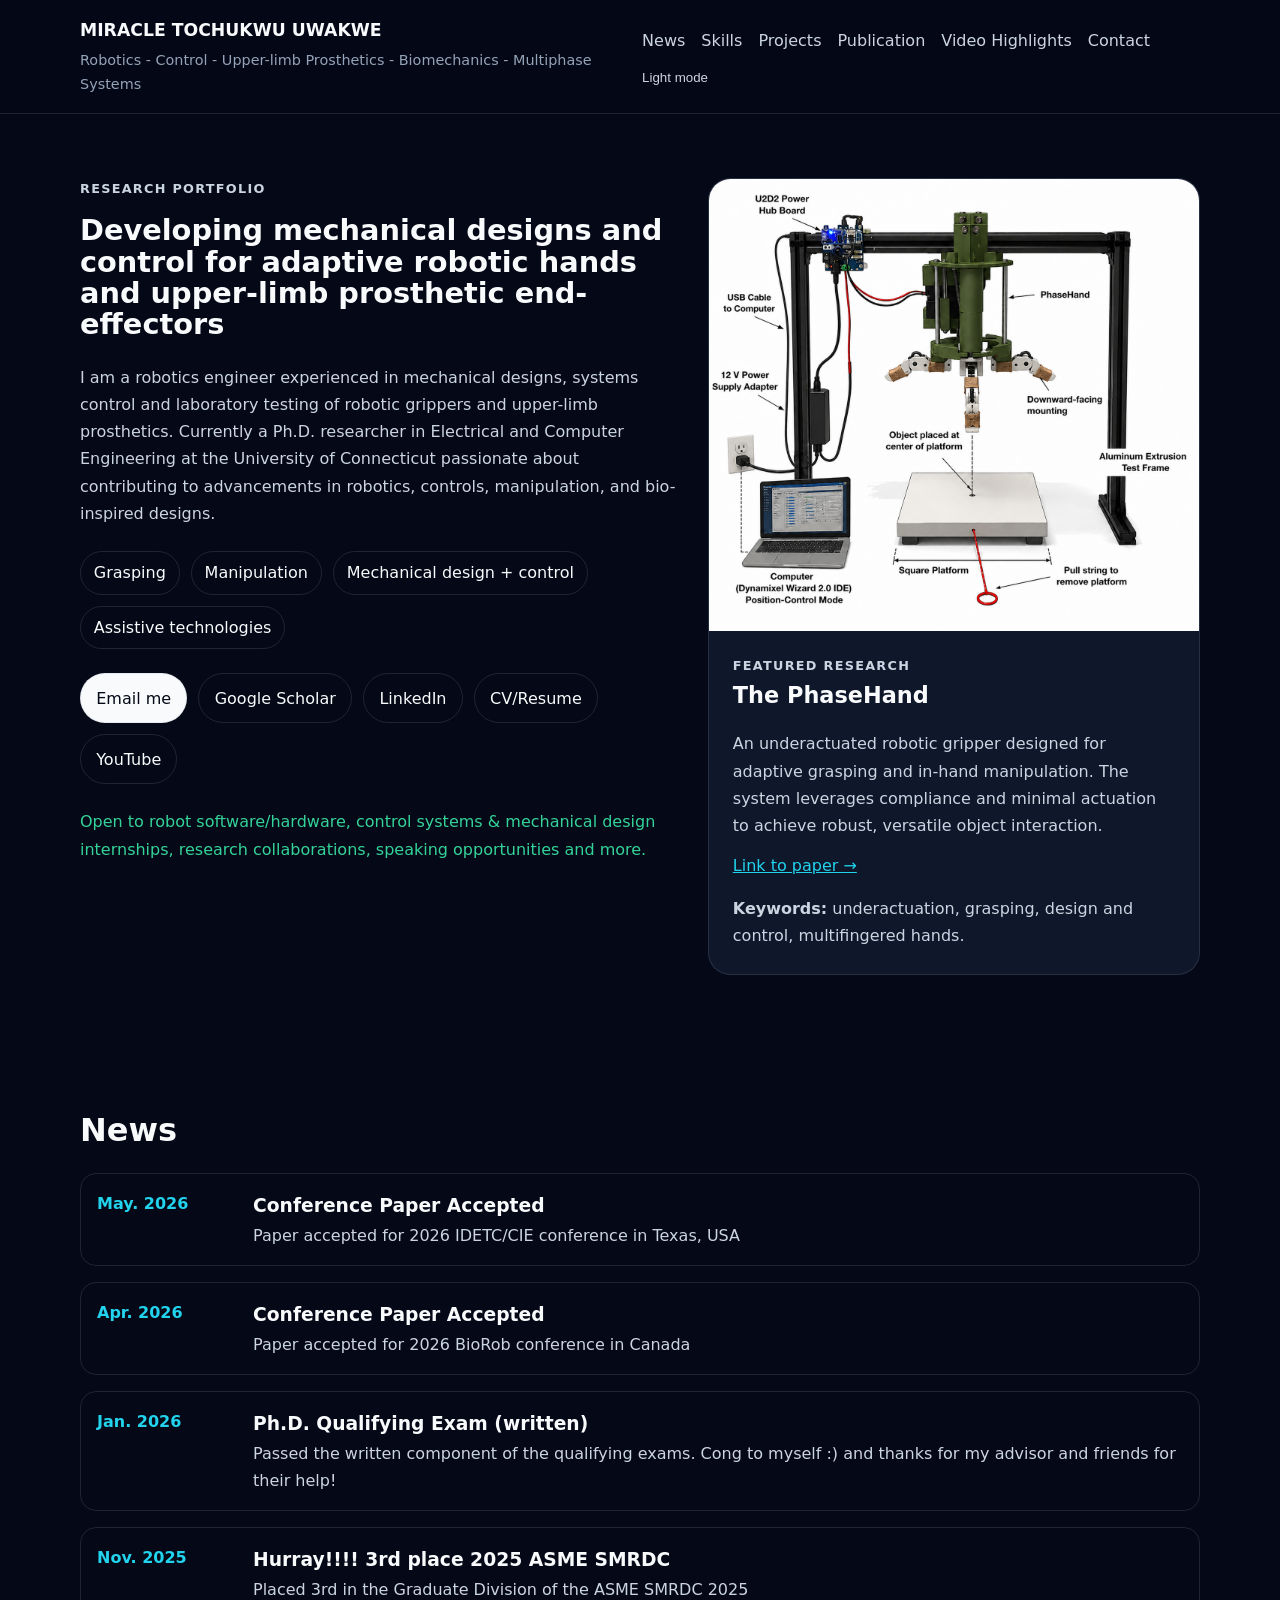
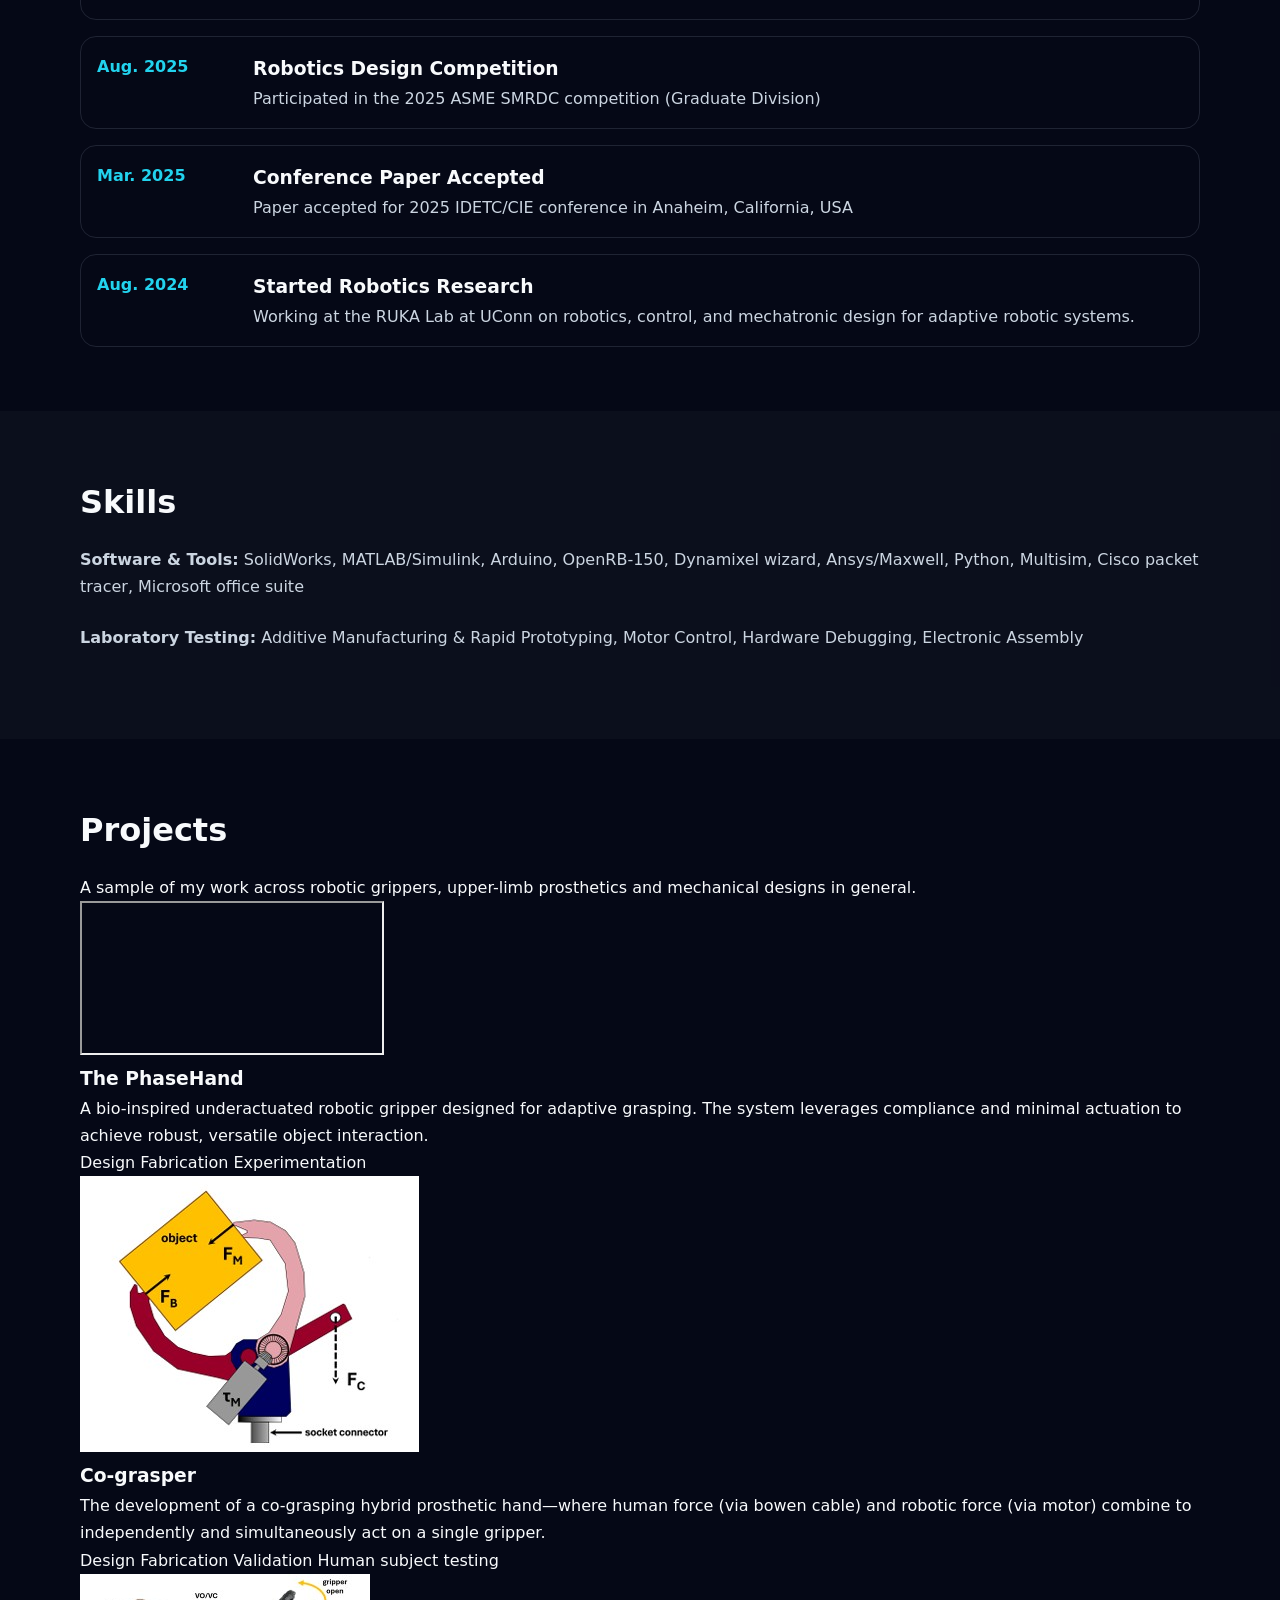
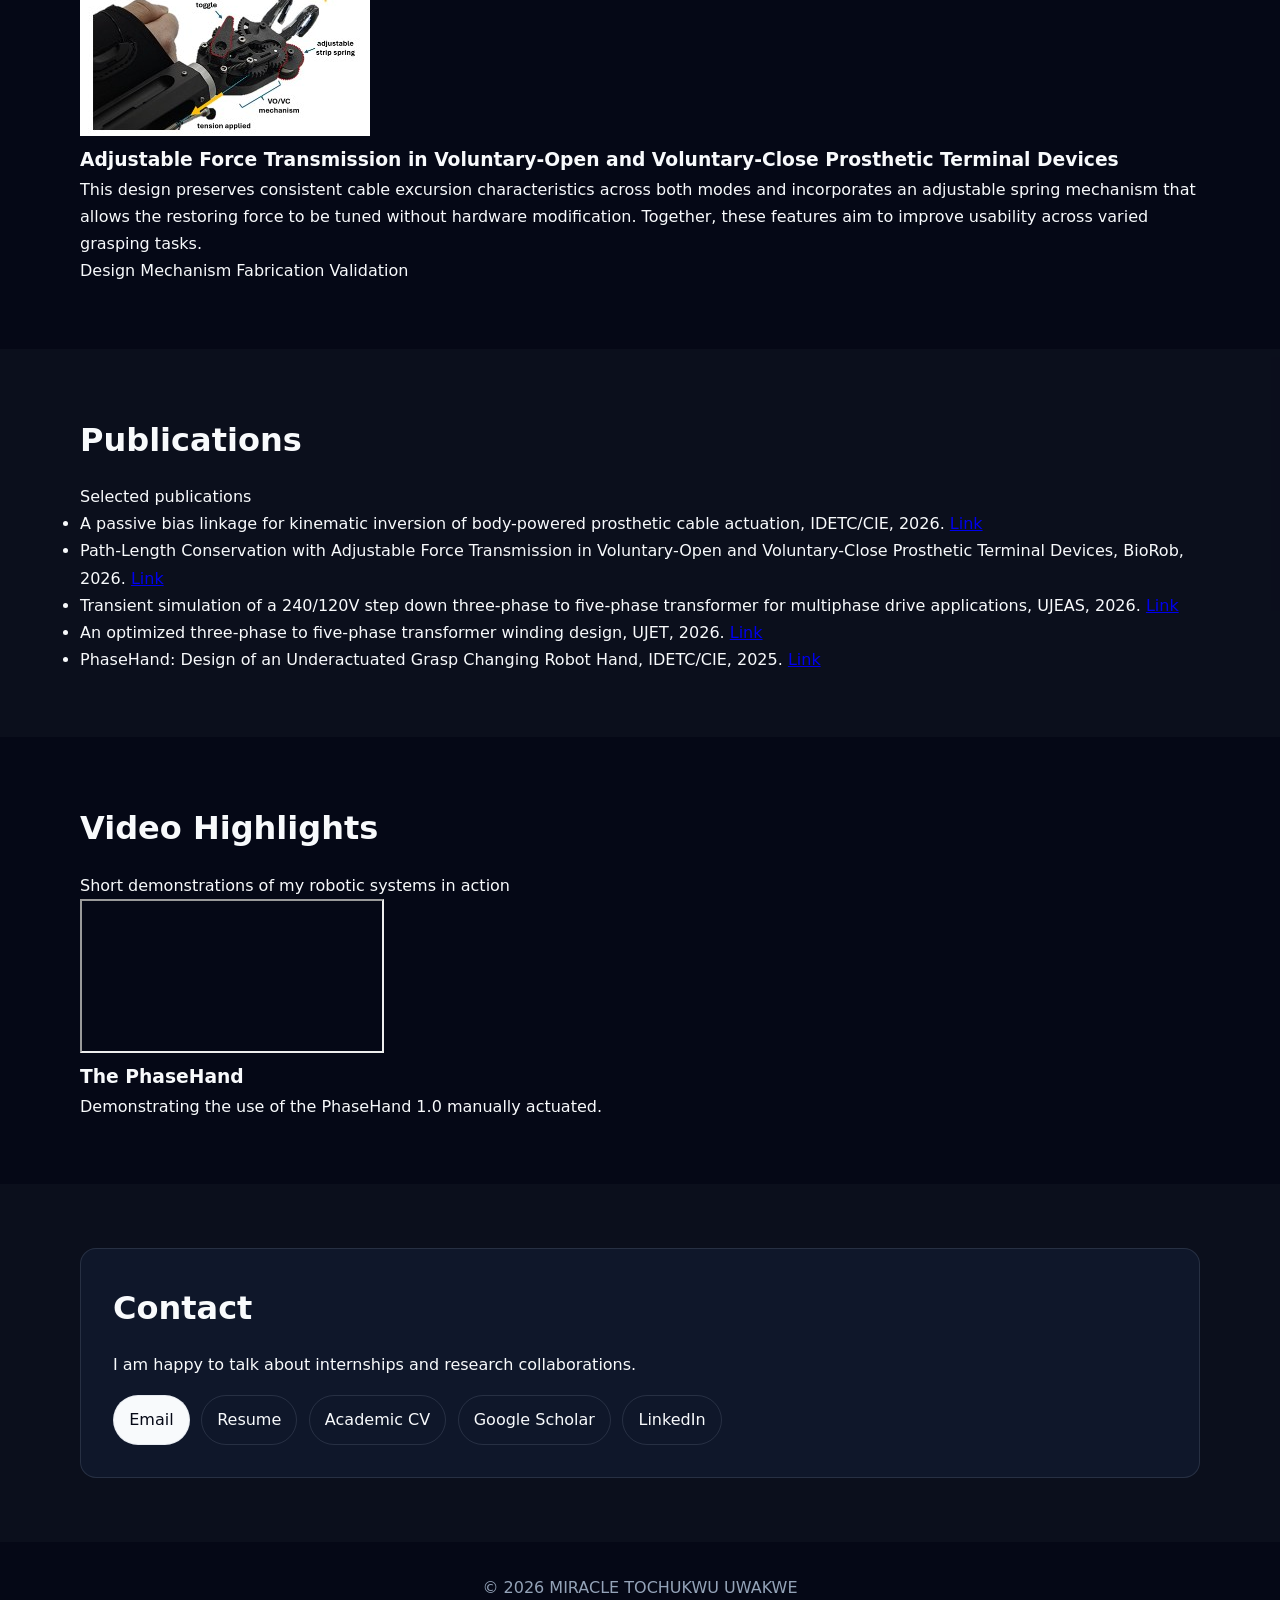
<file: index.html>
<!DOCTYPE html>
<html lang="en">
<head>
  <meta charset="UTF-8" />
  <meta name="viewport" content="width=device-width, initial-scale=1.0" />
  <title>MIRACLE TOCHUKWU UWAKWE | Robotics Portfolio</title>
  <link rel="stylesheet" href="style.css" />
</head>

<body>

<header class="header">
  <div class="container nav">

    <div>
      <a href="#top" class="name">MIRACLE TOCHUKWU UWAKWE</a>
      <p class="subtitle">Robotics - Control - Upper-limb Prosthetics - Biomechanics - Multiphase Systems</p>
    </div>

    <nav class="nav-links">
      <a href="#news">News</a>
      <a href="#skills">Skills</a>
      <a href="#projects">Projects</a>
      <a href="#publications">Publication</a>
      <a href="#videos">Video Highlights</a>
      <a href="#contact">Contact</a>
      <button class="theme-toggle" id="theme-toggle" type="button">Light mode</button>
    </nav>

  </div>
</header>

<main id="top">

  <section class="hero">
    <div class="container hero-grid">

      <div class="hero-copy">
        <p class="kicker">Research portfolio</p>

        <h1 style="font-size: 1.8rem;">
          Developing mechanical designs and control for adaptive robotic hands and upper-limb prosthetic end-effectors
        </h1>

        <p>
          I am a robotics engineer experienced in mechanical designs, systems control and laboratory testing of robotic grippers and upper-limb prosthetics. Currently a Ph.D. researcher in Electrical and Computer Engineering at the University of Connecticut passionate about contributing to advancements in robotics, controls, manipulation, and bio-inspired designs.
        </p>

        <div class="pill-row">
          <span>Grasping</span>
          <span>Manipulation</span>
          <span>Mechanical design + control</span>
          <span>Assistive technologies</span>
        </div>

        <div class="link-row">
          <a href="mailto:miracletyochu@gmail.com?subject=Hello%20Miracle">Email me</a>

          <a href="https://scholar.google.com/citations?hl=en&authuser=1&user=NnniHiMAAAAJ" target="_blank" rel="noopener noreferrer">
            Google Scholar
          </a>

          <a href="https://www.linkedin.com/in/miracle-tochukwu-uwakwe-9a6a761b4/" target="_blank" rel="noopener noreferrer">
            LinkedIn
          </a>

          <a href="https://drive.google.com/drive/folders/1wu-zCZCZrbweQvHUHX3N8q3vJa-NMtHa?usp=sharing" target="_blank" rel="noopener noreferrer">
            CV/Resume
          </a>

          <a href="https://youtube.com/@mtuwakwe?si=tB-nVACNSznYml58" target="_blank" rel="noopener noreferrer">
            YouTube
          </a>
        </div>

        <p class="availability">
          Open to robot software/hardware, control systems &amp; mechanical design internships, research collaborations, speaking opportunities and more.
        </p>
      </div>

      <article class="featured-card">
        <div class="featured-image">
       <img src="exprimentalsetup.jpg.png" alt="The PhaseHand robotic gripper">
        </div>

        <div class="featured-content">
          <p class="mini-eyebrow">Featured Research</p>

         <h2 style="font-size: 1.4rem;">The PhaseHand</h2>

          <p>
            An underactuated robotic gripper designed for adaptive grasping and in-hand manipulation. The system leverages compliance and minimal actuation to achieve robust, versatile object interaction.
          </p>

          <a href="https://asmedigitalcollection.asme.org/IDETC-CIE/proceedings-abstract/IDETC-CIE2025/89251/V005T08A049/1226084" class="paper-link">Link to paper →</a>

          <p class="keywords">
            <strong>Keywords:</strong> underactuation, grasping, design and control, multifingered hands.
          </p>
        </div>
      </article>

    </div>
  </section>

  <section id="news" class="section">
    <div class="container">

      <div class="section-heading">
        <h2>News</h2>
      </div>

      <div class="news-list">

        <article class="news-item">
          <div class="news-date">May. 2026</div>
          <div>
            <h3>Conference Paper Accepted</h3>
            <p>Paper accepted for 2026 IDETC/CIE conference in Texas, USA</p>
          </div>
        </article>

        <article class="news-item">
          <div class="news-date">Apr. 2026</div>
          <div>
            <h3>Conference Paper Accepted</h3>
            <p>Paper accepted for 2026 BioRob conference in Canada</p>
          </div>
        </article>

        <article class="news-item">
          <div class="news-date">Jan. 2026</div>
          <div>
            <h3>Ph.D. Qualifying Exam (written)</h3>
            <p>Passed the written component of the qualifying exams. Cong to myself :) and thanks for my advisor and friends for their help!</p>
          </div>
        </article>

        <article class="news-item">
          <div class="news-date">Nov. 2025</div>
          <div>
            <h3>Hurray!!!! 3rd place 2025 ASME SMRDC</h3>
            <p>Placed 3rd in the Graduate Division of the ASME SMRDC 2025</p>
          </div>
        </article>

        <article class="news-item">
          <div class="news-date">Aug. 2025</div>
          <div>
            <h3>Robotics Design Competition</h3>
            <p>Participated in the 2025 ASME SMRDC competition (Graduate Division)</p>
          </div>
        </article>

        <article class="news-item">
          <div class="news-date">Mar. 2025</div>
          <div>
            <h3>Conference Paper Accepted</h3>
            <p>Paper accepted for 2025 IDETC/CIE conference in Anaheim, California, USA</p>
          </div>
        </article>

        <article class="news-item">
          <div class="news-date">Aug. 2024</div>
          <div>
            <h3>Started Robotics Research</h3>
            <p>Working at the RUKA Lab at UConn on robotics, control, and mechatronic design for adaptive robotic systems.</p>
          </div>
        </article>

      </div>

    </div>
  </section>

  <section id="skills" class="section alt">
    <div class="container">

      <div class="section-heading">
        <h2>Skills</h2>
      </div>

      <div class="skills-block">
        <p>
          <strong>Software &amp; Tools:</strong>
          SolidWorks, MATLAB/Simulink, Arduino, OpenRB-150, Dynamixel wizard, Ansys/Maxwell, Python, Multisim, Cisco packet tracer, Microsoft office suite
        </p>

        <p>
          <strong>Laboratory Testing:</strong>
          Additive Manufacturing &amp; Rapid Prototyping, Motor Control, Hardware Debugging, Electronic Assembly
        </p>
      </div>

    </div>
  </section>

  <section id="projects" class="section">
    <div class="container">

      <div class="section-heading">
        <h2>Projects</h2>
        <p>A sample of my work across robotic grippers, upper-limb prosthetics and mechanical designs in general.</p>
      </div>

      <div class="project-grid">

        <article class="project-card">
          <div class="video-wrapper">
            <iframe
              src="https://www.youtube.com/embed/GBPyT6IAGpc"
              title="The PhaseHand demo"
              allowfullscreen>
            </iframe>
          </div>

          <h3>The PhaseHand</h3>

          <p>
            A bio-inspired underactuated robotic gripper designed for adaptive grasping. The system leverages compliance and minimal actuation to achieve robust, versatile object interaction.
          </p>

          <div class="tags">
            <span>Design</span>
            <span>Fabrication</span>
            <span>Experimentation</span>
          </div>
        </article>

        <article class="project-card">
          <img src="cograsper.jpg" class="project-image" alt="Co-grasper prosthetic hand">

          <h3>Co-grasper</h3>

          <p>
            The development of a co-grasping hybrid prosthetic hand—where human force (via bowen cable) and robotic force (via motor) combine to independently and simultaneously act on a single gripper.
          </p>

          <div class="tags">
            <span>Design</span>
            <span>Fabrication</span>
            <span>Validation</span>
            <span>Human subject testing</span>
          </div>
        </article>

        <article class="project-card">
          <img src="vcvo.jpg" class="project-image" alt="Voluntary-open and voluntary-close prosthetic terminal device">

          <h3>Adjustable Force Transmission in Voluntary-Open and Voluntary-Close Prosthetic Terminal Devices</h3>

          <p>
            This design preserves consistent cable excursion characteristics across both modes and incorporates an adjustable spring mechanism that allows the restoring force to be tuned without hardware modification. Together, these features aim to improve usability across varied grasping tasks.
          </p>

          <div class="tags">
            <span>Design</span>
            <span>Mechanism</span>
            <span>Fabrication</span>
            <span>Validation</span>
          </div>
        </article>

      </div>

    </div>
  </section>

  <section id="publications" class="section alt">
    <div class="container">

      <div class="section-heading">
        <h2>Publications</h2>
        <p>Selected publications</p>
      </div>

      <ul class="publication-list">
        <li>
          A passive bias linkage for kinematic inversion of body-powered prosthetic cable actuation, IDETC/CIE, 2026.
          <a href="#">Link</a>
        </li>

        <li>
          Path-Length Conservation with Adjustable Force Transmission in Voluntary-Open and Voluntary-Close Prosthetic Terminal Devices, BioRob, 2026.
          <a href="https://ieeexplore.ieee.org/abstract/document/11681330" target="_blank" rel="noopener noreferrer">Link</a>
        </li>
        
        <li>
          Transient simulation of a 240/120V step down three-phase to five-phase transformer for multiphase drive applications, UJEAS, 2026.
          <a href="https://journals.unizik.edu.ng/ujeas/article/view/8193" target="_blank" rel="noopener noreferrer">Link</a>
        </li>
        
        <li>
          An optimized three-phase to five-phase transformer winding design, UJET, 2026.
          <a href="https://ujetmoua.com/journal_paper.aspx?PID=369" target="_blank" rel="noopener noreferrer">Link</a>
        </li>

        <li>
          PhaseHand: Design of an Underactuated Grasp Changing Robot Hand, IDETC/CIE, 2025.
          <a href="https://asmedigitalcollection.asme.org/IDETC-CIE/proceedings-abstract/IDETC-CIE2025/89251/V005T08A049/1226084" target="_blank" rel="noopener noreferrer">Link</a>
        </li>
      </ul>

    </div>
  </section>

  <section id="videos" class="section">
    <div class="container">

      <div class="section-heading">
        <h2>Video Highlights</h2>
        <p>Short demonstrations of my robotic systems in action</p>
      </div>

      <article class="video-highlight-card">
        <div class="video-wrapper">
          <iframe
            src="https://www.youtube.com/embed/GBPyT6IAGpc"
            title="The PhaseHand demonstration"
            allowfullscreen>
          </iframe>
        </div>

        <h3>The PhaseHand</h3>

        <p>Demonstrating the use of the PhaseHand 1.0 manually actuated.</p>
      </article>

    </div>
  </section>

  <section id="contact" class="section alt">
    <div class="container contact-card">

      <h2>Contact</h2>

      <p>
        I am happy to talk about internships and research collaborations.
      </p>

      <div class="contact-links">
        <a href="mailto:miracletyochu@gmail.com?subject=Hello%20Miracle">Email</a>

        <a href="https://drive.google.com/drive/folders/1y8QtiT9nQZro-f3jaWkMAHqSEP4yaNcB?usp=sharing" target="_blank" rel="noopener noreferrer">
          Resume
        </a>

        <a href="https://drive.google.com/drive/folders/15Lj6d_Sx8TZT_hUbTMlO4sIZgRj8mg6I?usp=sharing" target="_blank" rel="noopener noreferrer">
          Academic CV
        </a>

        <a href="https://scholar.google.com/citations?hl=en&authuser=1&user=NnniHiMAAAAJ" target="_blank" rel="noopener noreferrer">
          Google Scholar
        </a>

        <a href="https://www.linkedin.com/in/miracle-tochukwu-uwakwe-9a6a761b4/" target="_blank" rel="noopener noreferrer">
          LinkedIn
        </a>
      </div>

    </div>
  </section>

</main>

<footer class="footer">
  © 2026 MIRACLE TOCHUKWU UWAKWE
</footer>

<script>
  const body = document.body;
  const toggle = document.getElementById("theme-toggle");
  const savedTheme = localStorage.getItem("theme") || "dark";

  if (savedTheme === "light") {
    body.classList.add("light");
    toggle.textContent = "Dark mode";
  }

  toggle.addEventListener("click", () => {
    body.classList.toggle("light");

    if (body.classList.contains("light")) {
      localStorage.setItem("theme", "light");
      toggle.textContent = "Dark mode";
    } else {
      localStorage.setItem("theme", "dark");
      toggle.textContent = "Light mode";
    }
  });
</script>

</body>
</html>
</file>
<file: style.css>
*{
  box-sizing:border-box;
  margin:0;
  padding:0;
}

:root{
  --bg:#050816;
  --card:#0f172a;
  --text:#f8fafc;
  --muted:#cbd5e1;
  --border:rgba(148,163,184,.18);
  --accent:#22d3ee;
  --soft:#94a3b8;
}

body.light{
  --bg:#f8fafc;
  --card:#ffffff;
  --text:#0f172a;
  --muted:#334155;
  --border:rgba(15,23,42,.12);
  --soft:#64748b;
}

html{
  scroll-behavior:smooth;
}

body{
  background:var(--bg);
  color:var(--text);
  font-family:Inter,system-ui,sans-serif;
  line-height:1.7;
}

.container{
  width:min(1120px,calc(100% - 40px));
  margin:auto;
}

.header{
  position:sticky;
  top:0;
  z-index:100;
  border-bottom:1px solid var(--border);
  background:rgba(5,8,22,.92);
  backdrop-filter:blur(12px);
}

body.light .header{
  background:rgba(255,255,255,.92);
}

.nav{
  display:flex;
  justify-content:space-between;
  align-items:center;
  padding:1rem 0;
  gap:1rem;
}

.name{
  color:var(--text);
  text-decoration:none;
  font-size:1.08rem;
  font-weight:800;
}

.subtitle{
  color:var(--soft);
  font-size:.9rem;
  margin-top:.15rem;
}

.nav-links{
  display:flex;
  gap:1rem;
  flex-wrap:wrap;
}

.nav-links a,
.theme-toggle{
  color:var(--muted);
  text-decoration:none;
  background:none;
  border:none;
  cursor:pointer;
}

.hero{
  padding:4rem 0;
}

.hero-grid{
  display:grid;
  grid-template-columns:1.15fr .95fr;
  gap:2rem;
  align-items:start;
}

.kicker,
.mini-eyebrow{
  color:var(--accent);
  text-transform:uppercase;
  font-size:.8rem;
  font-weight:700;
  letter-spacing:.1em;
}

h1{
  font-size:clamp(2.05rem,4vw,3.35rem);
  line-height:1.08;
  margin:1rem 0 1.5rem;
}

h2{
  font-size:2rem;
  margin-bottom:1rem;
}

.hero-copy p,
.featured-content p,
.news-item p,
.skills-block p{
  color:var(--muted);
}

.pill-row,
.link-row,
.contact-links{
  display:flex;
  flex-wrap:wrap;
  gap:.7rem;
}

.pill-row{
  margin:1.5rem 0;
}

.pill-row span{
  border:1px solid var(--border);
  border-radius:999px;
  padding:.45rem .8rem;
}

.link-row a,
.contact-links a{
  border:1px solid var(--border);
  padding:.65rem .95rem;
  border-radius:999px;
  text-decoration:none;
  color:var(--text);
}

.link-row a:first-child,
.contact-links a:first-child{
  background:var(--text);
  color:var(--bg);
}

.availability{
  margin-top:1.5rem;
  color:#34d399 !important;
}

.featured-card{
  background:var(--card);
  border:1px solid var(--border);
  border-radius:1.4rem;
  overflow:hidden;
}

.featured-image img{
  width:100%;
  display:block;
}

.featured-content{
  padding:1.5rem;
}

.paper-link{
  display:inline-block;
  margin-top:.8rem;
  color:var(--accent);
}

.keywords{
  margin-top:1rem;
}

.section{
  padding:4rem 0;
}

.alt{
  background:rgba(148,163,184,.04);
}

.news-list{
  display:grid;
  gap:1rem;
}

.news-item{
  display:grid;
  grid-template-columns:140px 1fr;
  gap:1rem;
  border:1px solid var(--border);
  border-radius:1rem;
  padding:1rem;
}

.news-date{
  color:var(--accent);
  font-weight:700;
}

.skills-block p{
  margin-bottom:1.5rem;
}

.contact-card{
  background:var(--card);
  border:1px solid var(--border);
  border-radius:1rem;
  padding:2rem;
}

.contact-links{
  margin-top:1rem;
}

.footer{
  text-align:center;
  padding:2rem;
  color:var(--soft);
}

@media(max-width:900px){

  .nav{
    flex-direction:column;
    align-items:flex-start;
  }

  .hero-grid{
    grid-template-columns:1fr;
  }

  .news-item{
    grid-template-columns:1fr;
  }

}
</file>
